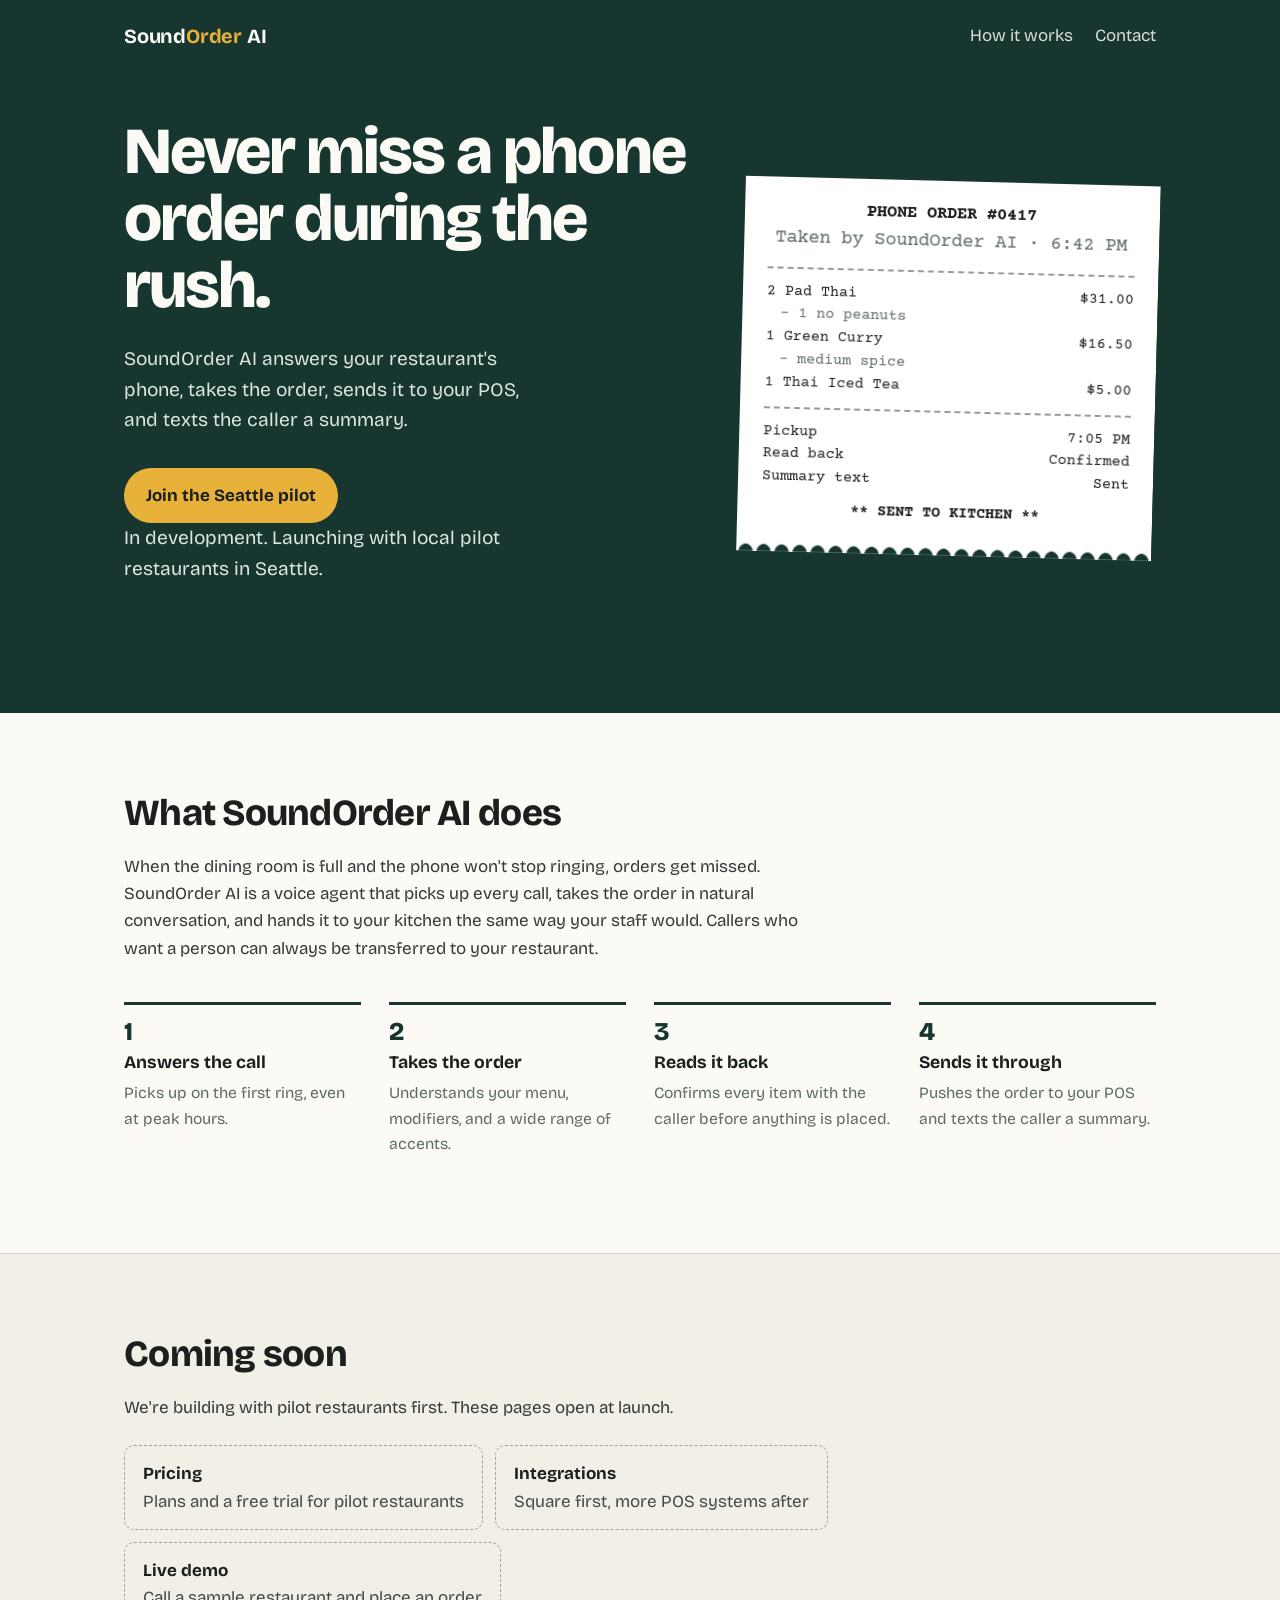
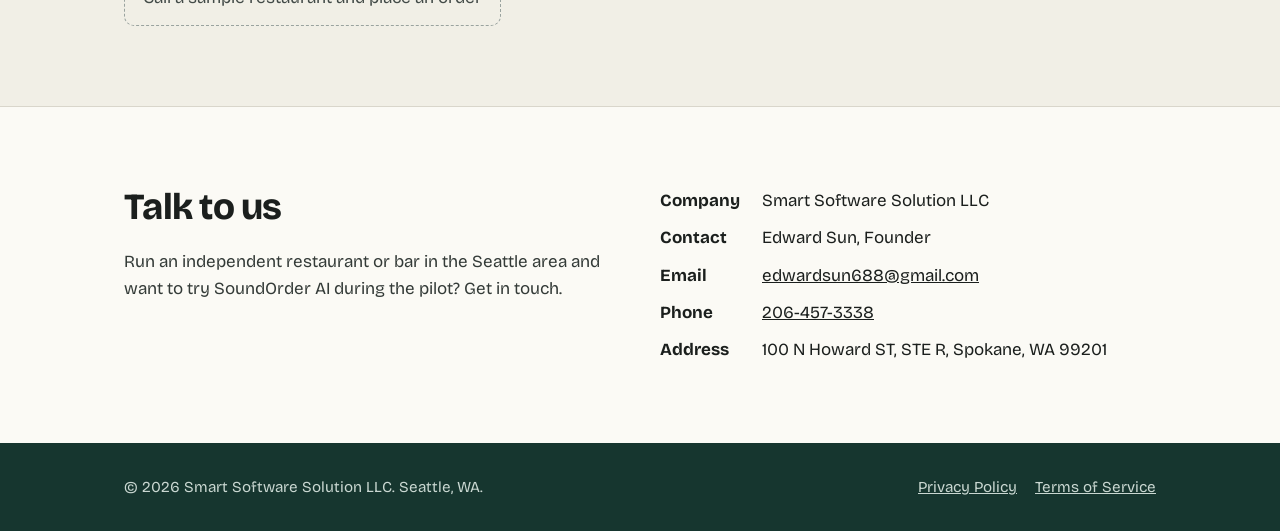
<file: index.html>
<!doctype html><html lang="en"><head>
<title>SoundOrder AI — AI phone ordering for restaurants and bars</title>
<meta name="description" content="SoundOrder AI answers your restaurant's phone during rush hour, takes orders, sends them to your POS, and texts callers an order summary.">
<meta charset="utf-8"><meta name="viewport" content="width=device-width, initial-scale=1">
<link rel="preconnect" href="https://fonts.googleapis.com"><link rel="preconnect" href="https://fonts.gstatic.com" crossorigin>
<link href="https://fonts.googleapis.com/css2?family=Bricolage+Grotesque:opsz,wght@12..96,400;12..96,700;12..96,800&family=Courier+Prime:wght@400;700&display=swap" rel="stylesheet">
<link rel="stylesheet" href="/styles.css">
<link rel="icon" href="data:image/svg+xml,<svg xmlns=%22http://www.w3.org/2000/svg%22 viewBox=%220 0 100 100%22><text y=%22.9em%22 font-size=%2290%22>📞</text></svg>">
</head><body>
<header class="top"><div class="wrap"><a class="brand" href="/">Sound<span>Order</span> AI</a><nav><a href="/#how">How it works</a><a href="/#contact">Contact</a></nav></div></header>
<main>
<div class="hero"><div class="wrap">
  <div>
    <h1>Never miss a phone order during the rush.</h1>
    <p>SoundOrder AI answers your restaurant's phone, takes the order, sends it to your POS, and texts the caller a summary.</p>
    <a class="btn" href="mailto:edwardsun688@gmail.com?subject=SoundOrder%20AI%20pilot">Join the Seattle pilot</a>
    <p class="status">In development. Launching with local pilot restaurants in Seattle.</p>
  </div>
  <div class="ticket" aria-label="Example order ticket">
    <h2>PHONE ORDER #0417</h2>
    <p class="sub">Taken by SoundOrder AI · 6:42 PM</p>
    <hr>
    <div class="row"><span>2 Pad Thai</span><span>$31.00</span></div>
    <div class="note">- 1 no peanuts</div>
    <div class="row"><span>1 Green Curry</span><span>$16.50</span></div>
    <div class="note">- medium spice</div>
    <div class="row"><span>1 Thai Iced Tea</span><span>$5.00</span></div>
    <hr>
    <div class="row"><span>Pickup</span><span>7:05 PM</span></div>
    <div class="row"><span>Read back</span><span>Confirmed</span></div>
    <div class="row"><span>Summary text</span><span>Sent</span></div>
    <div class="done">** SENT TO KITCHEN **</div>
  </div>
</div></div>

<section id="how"><div class="wrap">
  <h2 class="sec">What SoundOrder AI does</h2>
  <p class="lede">When the dining room is full and the phone won't stop ringing, orders get missed. SoundOrder AI is a voice agent that picks up every call, takes the order in natural conversation, and hands it to your kitchen the same way your staff would. Callers who want a person can always be transferred to your restaurant.</p>
  <ol class="how">
    <li><h3>Answers the call</h3><p>Picks up on the first ring, even at peak hours.</p></li>
    <li><h3>Takes the order</h3><p>Understands your menu, modifiers, and a wide range of accents.</p></li>
    <li><h3>Reads it back</h3><p>Confirms every item with the caller before anything is placed.</p></li>
    <li><h3>Sends it through</h3><p>Pushes the order to your POS and texts the caller a summary.</p></li>
  </ol>
</div></section>

<section class="soon"><div class="wrap">
  <h2 class="sec">Coming soon</h2>
  <p class="lede">We're building with pilot restaurants first. These pages open at launch.</p>
  <ul>
    <li><b>Pricing</b>Plans and a free trial for pilot restaurants</li>
    <li><b>Integrations</b>Square first, more POS systems after</li>
    <li><b>Live demo</b>Call a sample restaurant and place an order</li>
  </ul>
</div></section>

<section id="contact" class="contact"><div class="wrap card">
  <div>
    <h2 class="sec">Talk to us</h2>
    <p class="lede">Run an independent restaurant or bar in the Seattle area and want to try SoundOrder AI during the pilot? Get in touch.</p>
  </div>
  <dl>
    <dt>Company</dt><dd>Smart Software Solution LLC</dd>
    <dt>Contact</dt><dd>Edward Sun, Founder</dd>
    <dt>Email</dt><dd><a href="mailto:edwardsun688@gmail.com">edwardsun688@gmail.com</a></dd>
    <dt>Phone</dt><dd><a href="tel:206-457-3338">206-457-3338</a></dd>
    <dt>Address</dt><dd>100 N Howard ST, STE R, Spokane, WA 99201</dd>
  </dl>
</div></section>
</main>
<footer><div class="wrap"><span>© 2026 Smart Software Solution LLC. Seattle, WA.</span><span><a href="/privacy">Privacy Policy</a><a href="/terms">Terms of Service</a></span></div></footer>
</body></html>
</file>
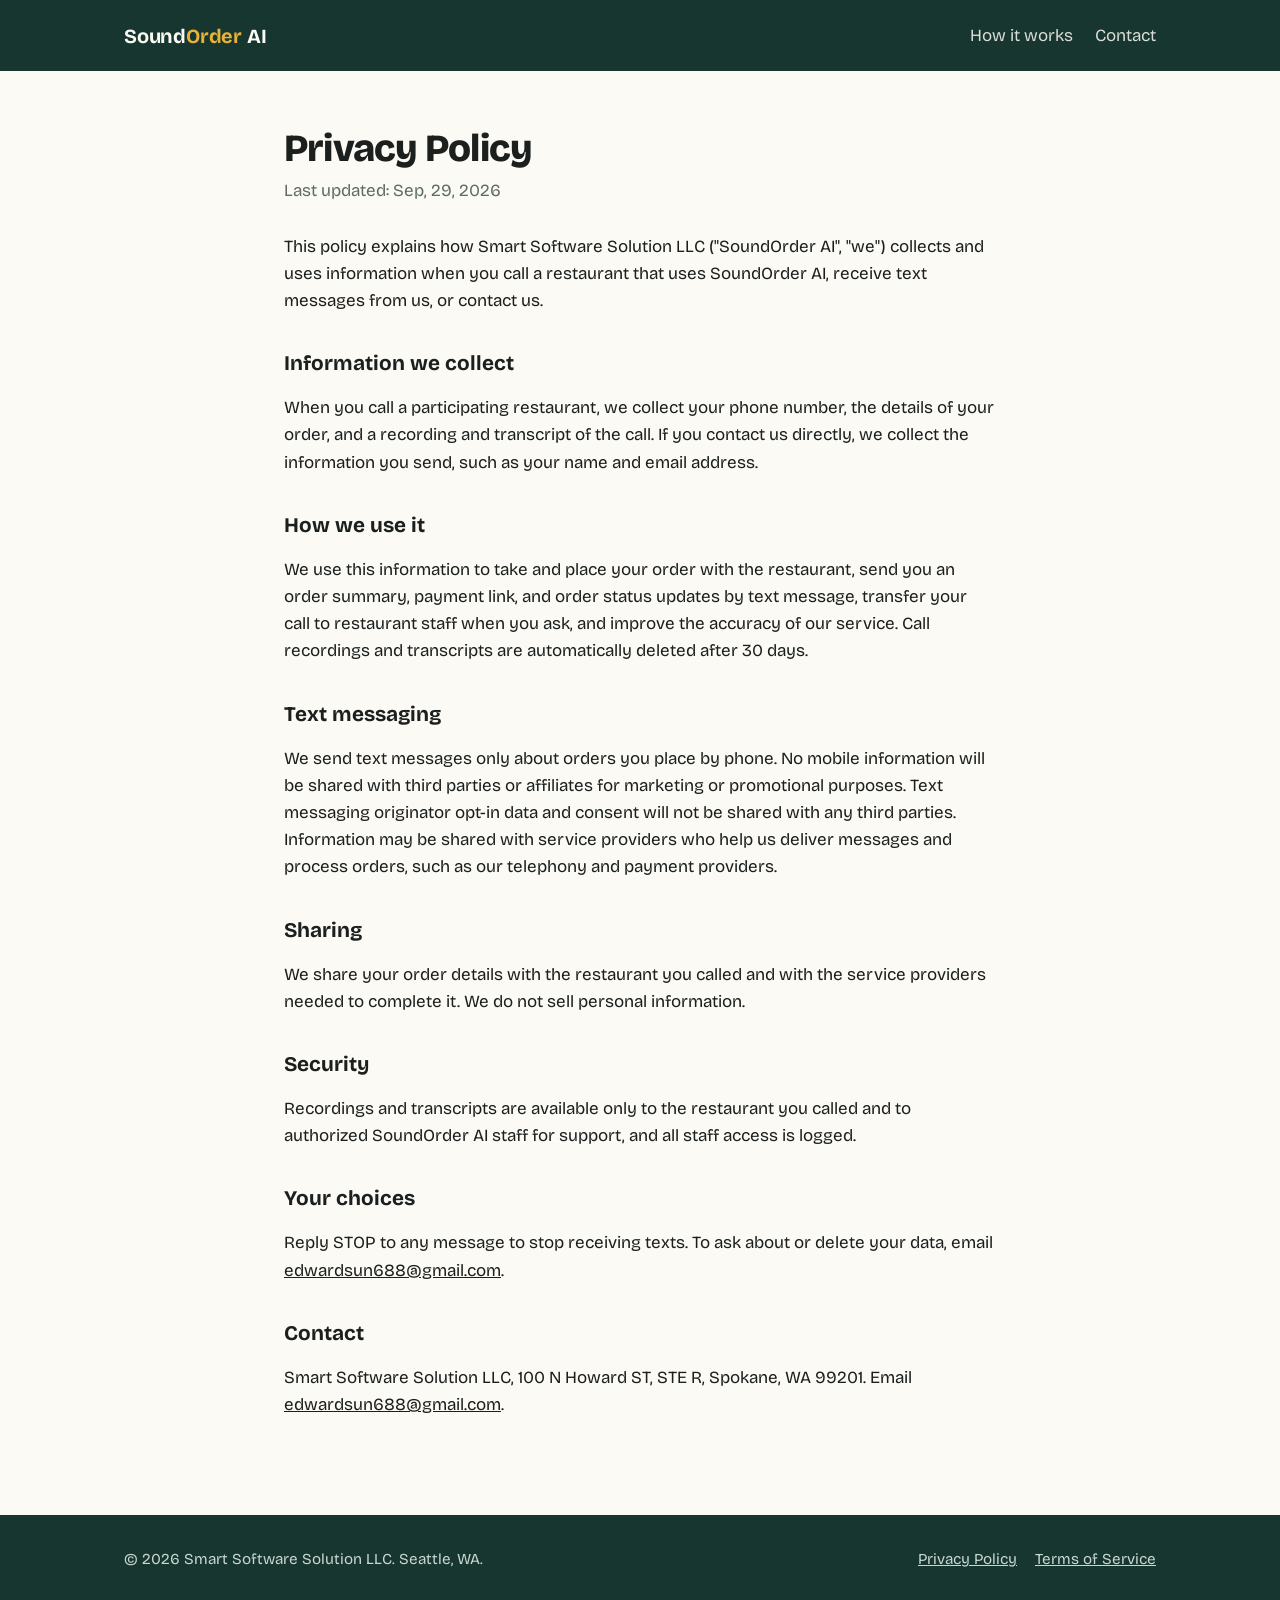
<file: privacy.html>
<!doctype html><html lang="en"><head><title>Privacy Policy — SoundOrder AI</title><meta charset="utf-8"><meta name="viewport" content="width=device-width, initial-scale=1">
<link rel="preconnect" href="https://fonts.googleapis.com"><link rel="preconnect" href="https://fonts.gstatic.com" crossorigin>
<link href="https://fonts.googleapis.com/css2?family=Bricolage+Grotesque:opsz,wght@12..96,400;12..96,700;12..96,800&family=Courier+Prime:wght@400;700&display=swap" rel="stylesheet">
<link rel="stylesheet" href="/styles.css">
<link rel="icon" href="data:image/svg+xml,<svg xmlns=%22http://www.w3.org/2000/svg%22 viewBox=%220 0 100 100%22><text y=%22.9em%22 font-size=%2290%22>📞</text></svg>"></head><body>
<header class="top"><div class="wrap"><a class="brand" href="/">Sound<span>Order</span> AI</a><nav><a href="/#how">How it works</a><a href="/#contact">Contact</a></nav></div></header>
<main class="legal"><div class="wrap">
<h1>Privacy Policy</h1>
<p class="date">Last updated: Sep, 29, 2026</p>
<p>This policy explains how Smart Software Solution LLC ("SoundOrder AI", "we") collects and uses information when you call a restaurant that uses SoundOrder AI, receive text messages from us, or contact us.</p>
<h2>Information we collect</h2>
<p>When you call a participating restaurant, we collect your phone number, the details of your order, and a recording and transcript of the call. If you contact us directly, we collect the information you send, such as your name and email address.</p>
<h2>How we use it</h2>
<p>We use this information to take and place your order with the restaurant, send you an order summary, payment link, and order status updates by text message, transfer your call to restaurant staff when you ask, and improve the accuracy of our service. Call recordings and transcripts are automatically deleted after 30 days.</p>
<h2>Text messaging</h2>
<p>We send text messages only about orders you place by phone. No mobile information will be shared with third parties or affiliates for marketing or promotional purposes. Text messaging originator opt-in data and consent will not be shared with any third parties. Information may be shared with service providers who help us deliver messages and process orders, such as our telephony and payment providers.</p>
<h2>Sharing</h2>
<p>We share your order details with the restaurant you called and with the service providers needed to complete it. We do not sell personal information.</p>
<h2>Security</h2>
<p>Recordings and transcripts are available only to the restaurant you called and to authorized SoundOrder AI staff for support, and all staff access is logged.</p>
<h2>Your choices</h2>
<p>Reply STOP to any message to stop receiving texts. To ask about or delete your data, email <a href="mailto:edwardsun688@gmail.com">edwardsun688@gmail.com</a>.</p>
<h2>Contact</h2>
<p>Smart Software Solution LLC, 100 N Howard ST, STE R, Spokane, WA 99201. Email <a href="mailto:edwardsun688@gmail.com">edwardsun688@gmail.com</a>.</p>
</div></main>
<footer><div class="wrap"><span>© 2026 Smart Software Solution LLC. Seattle, WA.</span><span><a href="/privacy">Privacy Policy</a><a href="/terms">Terms of Service</a></span></div></footer>
</body></html>
</file>
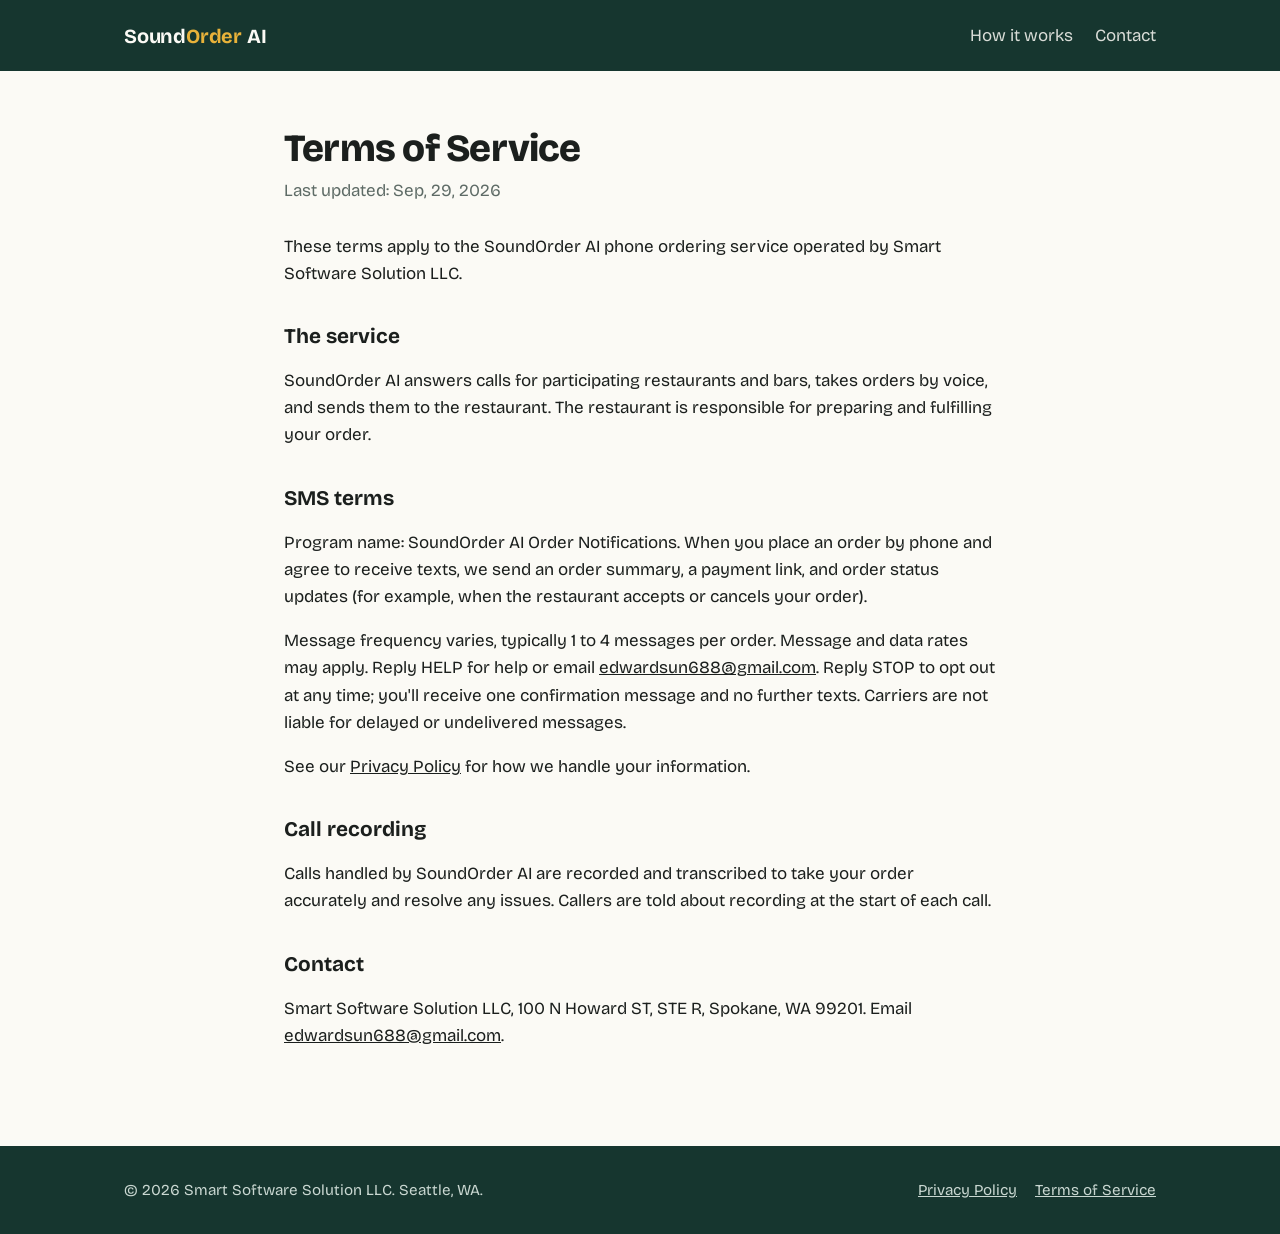
<file: terms.html>
<!doctype html><html lang="en"><head><title>Terms of Service — SoundOrder AI</title><meta charset="utf-8"><meta name="viewport" content="width=device-width, initial-scale=1">
<link rel="preconnect" href="https://fonts.googleapis.com"><link rel="preconnect" href="https://fonts.gstatic.com" crossorigin>
<link href="https://fonts.googleapis.com/css2?family=Bricolage+Grotesque:opsz,wght@12..96,400;12..96,700;12..96,800&family=Courier+Prime:wght@400;700&display=swap" rel="stylesheet">
<link rel="stylesheet" href="/styles.css">
<link rel="icon" href="data:image/svg+xml,<svg xmlns=%22http://www.w3.org/2000/svg%22 viewBox=%220 0 100 100%22><text y=%22.9em%22 font-size=%2290%22>📞</text></svg>"></head><body>
<header class="top"><div class="wrap"><a class="brand" href="/">Sound<span>Order</span> AI</a><nav><a href="/#how">How it works</a><a href="/#contact">Contact</a></nav></div></header>
<main class="legal"><div class="wrap">
<h1>Terms of Service</h1>
<p class="date">Last updated: Sep, 29, 2026</p>
<p>These terms apply to the SoundOrder AI phone ordering service operated by Smart Software Solution LLC.</p>
<h2>The service</h2>
<p>SoundOrder AI answers calls for participating restaurants and bars, takes orders by voice, and sends them to the restaurant. The restaurant is responsible for preparing and fulfilling your order.</p>
<h2>SMS terms</h2>
<p>Program name: SoundOrder AI Order Notifications. When you place an order by phone and agree to receive texts, we send an order summary, a payment link, and order status updates (for example, when the restaurant accepts or cancels your order).</p>
<p>Message frequency varies, typically 1 to 4 messages per order. Message and data rates may apply. Reply HELP for help or email <a href="mailto:edwardsun688@gmail.com">edwardsun688@gmail.com</a>. Reply STOP to opt out at any time; you'll receive one confirmation message and no further texts. Carriers are not liable for delayed or undelivered messages.</p>
<p>See our <a href="/privacy">Privacy Policy</a> for how we handle your information.</p>
<h2>Call recording</h2>
<p>Calls handled by SoundOrder AI are recorded and transcribed to take your order accurately and resolve any issues. Callers are told about recording at the start of each call.</p>
<h2>Contact</h2>
<p>Smart Software Solution LLC, 100 N Howard ST, STE R, Spokane, WA 99201. Email <a href="mailto:edwardsun688@gmail.com">edwardsun688@gmail.com</a>.</p>
</div></main>
<footer><div class="wrap"><span>© 2026 Smart Software Solution LLC. Seattle, WA.</span><span><a href="/privacy">Privacy Policy</a><a href="/terms">Terms of Service</a></span></div></footer>
</body></html>
</file>
<file: styles.css>
:root{
  --green:#16362F; --green-2:#1F4A40; --paper:#FBFAF5; --ink:#1B1F1D;
  --mustard:#E8B23A; --muted:#5E6B66; --line:#D9D6CB;
  --display:"Bricolage Grotesque", "Helvetica Neue", Arial, sans-serif;
  --body:"Bricolage Grotesque", "Helvetica Neue", Arial, sans-serif;
  --ticket:"Courier Prime", "Courier New", Courier, monospace;
}
*{box-sizing:border-box}
html,body{margin:0}
body{background:var(--paper);color:var(--ink);font:400 1.0625rem/1.6 var(--body);-webkit-font-smoothing:antialiased}
a{color:inherit}
a:focus-visible,button:focus-visible{outline:3px solid var(--mustard);outline-offset:3px;border-radius:4px}
.wrap{max-width:1080px;margin:0 auto;padding:0 24px}

/* header */
.top{background:var(--green);color:var(--paper)}
.top .wrap{display:flex;justify-content:space-between;align-items:center;padding-top:22px;padding-bottom:22px}
.brand{font:700 1.25rem/1 var(--display);text-decoration:none;letter-spacing:-.01em}
.brand span{color:var(--mustard)}
.top nav a{margin-left:22px;text-decoration:none;opacity:.85}
.top nav a:hover{opacity:1;text-decoration:underline}

/* hero */
.hero{background:var(--green);color:var(--paper);padding:48px 0 96px}
.hero .wrap{display:grid;grid-template-columns:1.15fr .85fr;gap:56px;align-items:center}
.hero h1{font:800 clamp(2.4rem,5.2vw,4.1rem)/1.02 var(--display);letter-spacing:-.03em;margin:0 0 24px}
.hero p{font-size:1.2rem;max-width:34ch;margin:0 0 32px;color:#DCE6E1}
.btn{display:inline-block;background:var(--mustard);color:var(--ink);font-weight:700;padding:14px 22px;border-radius:999px;text-decoration:none}
.btn:hover{background:#F2C25A}
.status{margin-top:18px;font-size:.95rem;color:#B9CBC4}

/* ticket */
.ticket{background:#fff;color:var(--ink);font:400 .95rem/1.5 var(--ticket);padding:26px 24px 30px;
  transform:rotate(1.5deg);box-shadow:0 22px 40px rgba(0,0,0,.35);position:relative;
  -webkit-mask:radial-gradient(circle 7px at 50% 100%,#0000 98%,#000) 50% 100%/18px 100% repeat-x;
          mask:radial-gradient(circle 7px at 50% 100%,#0000 98%,#000) 50% 100%/18px 100% repeat-x}
.ticket h2{font:700 1.05rem/1 var(--ticket);text-align:center;margin:0 0 4px}
.ticket .sub{text-align:center;margin:0 0 14px;color:var(--muted)}
.ticket hr{border:0;border-top:2px dashed #999;margin:12px 0}
.ticket .row{display:flex;justify-content:space-between;gap:12px}
.ticket .note{color:var(--muted);padding-left:14px}
.ticket .done{text-align:center;font-weight:700;margin-top:10px}
@media (prefers-reduced-motion:no-preference){
  .ticket{animation:print 1.1s cubic-bezier(.2,.7,.2,1) .2s both}
  @keyframes print{from{transform:translateY(-24px) rotate(1.5deg);clip-path:inset(0 0 100% 0)}to{transform:rotate(1.5deg);clip-path:inset(0 0 0 0)}}
}

/* sections */
section{padding:80px 0}
h2.sec{font:750 clamp(1.7rem,3vw,2.3rem)/1.1 var(--display);letter-spacing:-.02em;margin:0 0 20px}
.lede{max-width:62ch;color:#343B38}
.how{display:grid;grid-template-columns:repeat(4,1fr);gap:28px;margin-top:40px;padding:0;list-style:none;counter-reset:s}
.how li{counter-increment:s;border-top:3px solid var(--green);padding-top:14px}
.how li::before{content:counter(s);font:800 1.6rem/1 var(--display);color:var(--green);display:block;margin-bottom:8px}
.how h3{font:700 1.1rem/1.25 var(--display);margin:0 0 6px}
.how p{margin:0;color:var(--muted);font-size:.98rem}

.soon{background:#F1EFE6;border-top:1px solid var(--line);border-bottom:1px solid var(--line)}
.soon ul{list-style:none;padding:0;margin:24px 0 0;display:flex;flex-wrap:wrap;gap:12px}
.soon li{border:1.5px dashed #9AA39F;border-radius:10px;padding:14px 18px;color:#434B48}
.soon li b{display:block;color:var(--ink)}

.contact .card{display:grid;grid-template-columns:1fr 1fr;gap:40px;align-items:start}
.contact dl{margin:0;display:grid;grid-template-columns:auto 1fr;gap:10px 22px}
.contact dt{font-weight:700}
.contact dd{margin:0}

/* legal pages */
.legal{padding:56px 0 80px}
.legal .wrap{max-width:760px}
.legal h1{font:800 2.4rem/1.1 var(--display);letter-spacing:-.02em;margin:0 0 8px}
.legal h2{font:700 1.3rem/1.3 var(--display);margin:36px 0 8px}
.legal .date{color:var(--muted);margin:0 0 28px}

footer{background:var(--green);color:#C9D7D1;padding:32px 0;font-size:.95rem}
footer .wrap{display:flex;justify-content:space-between;flex-wrap:wrap;gap:12px}
footer a{margin-left:18px}

@media (max-width:820px){
  .hero .wrap{grid-template-columns:1fr}
  .ticket{max-width:360px}
  .how{grid-template-columns:1fr 1fr}
  .contact .card{grid-template-columns:1fr}
  .top nav a:not(:last-child){display:none}
}
@media (max-width:480px){.how{grid-template-columns:1fr} footer a{margin-left:0;margin-right:18px}}
</file>
